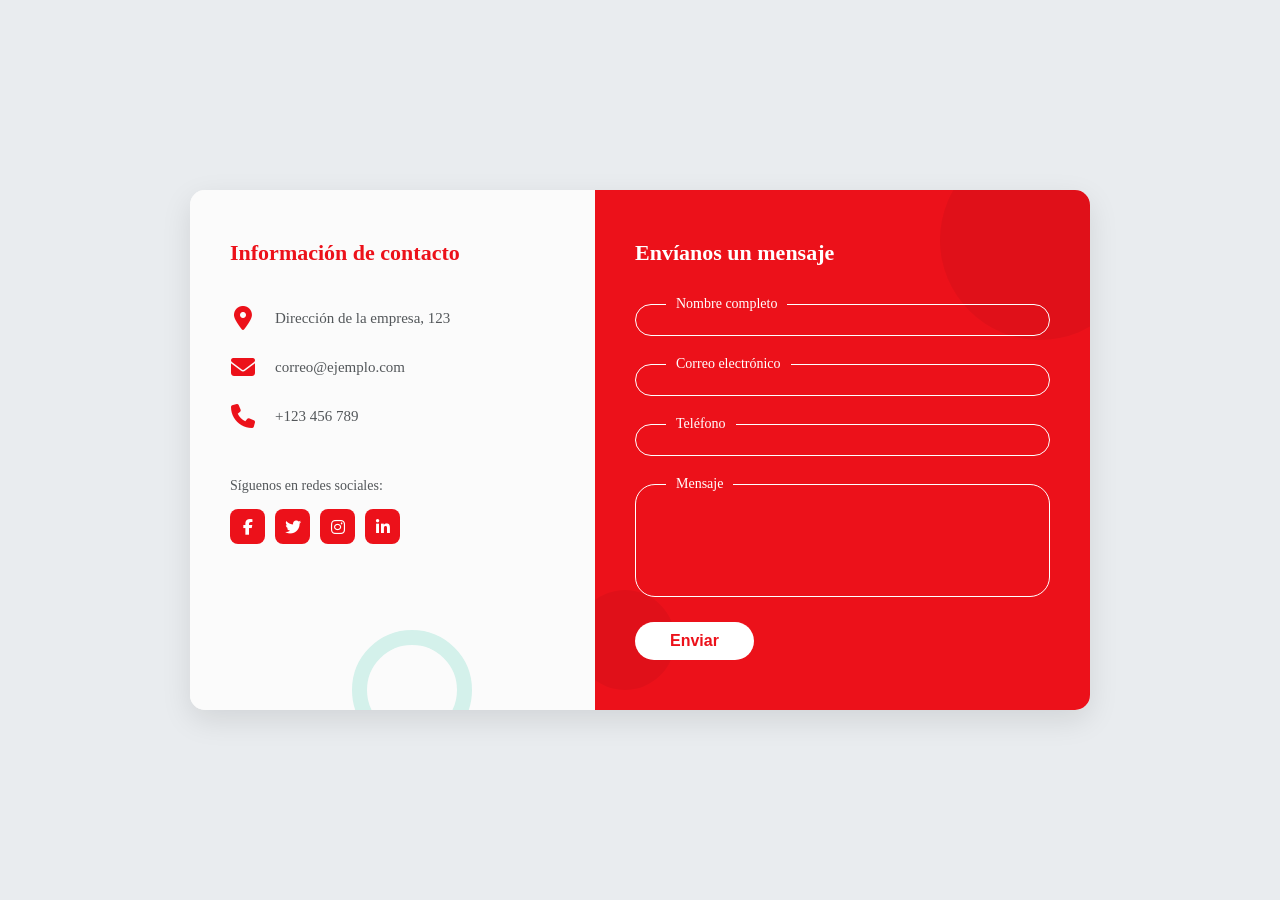
<file: contacto.html>
<!DOCTYPE html>
<html lang="es">
<head>
    <meta charset="UTF-8">
    <meta name="viewport" content="width=device-width, initial-scale=1.0">
    <title>Contacto</title>
    <link rel="stylesheet" href="css/contacto.css">
    <!-- FontAwesome para los íconos -->
    <link rel="stylesheet" href="https://cdnjs.cloudflare.com/ajax/libs/font-awesome/6.4.0/css/all.min.css">
</head>
<body>

    <div class="contact-container">
        <!-- Columna Izquierda: Información -->
        <div class="contact-info">
            <h2 class="info-title">Información de contacto</h2>
            <ul class="info-list">
                <li><i class="fas fa-map-marker-alt"></i> Dirección de la empresa, 123</li>
                <li><i class="fas fa-envelope"></i> correo@ejemplo.com</li>
                <li><i class="fas fa-phone"></i> +123 456 789</li>
            </ul>

            <div class="social-section">
                <p>Síguenos en redes sociales:</p>
                <div class="social-icons">
                    <a href="#"><i class="fab fa-facebook-f"></i></a>
                    <a href="#"><i class="fab fa-twitter"></i></a>
                    <a href="#"><i class="fab fa-instagram"></i></a>
                    <a href="#"><i class="fab fa-linkedin-in"></i></a>
                </div>
            </div>

            <div class="circle-decoration"></div>
        </div>

        <!-- Columna Derecha: Formulario -->
        <div class="contact-form">
            <h2 class="form-title">Envíanos un mensaje</h2>
            <form action="#" method="POST">
                
                <fieldset class="input-group">
                    <legend>Nombre completo</legend>
                    <input type="text" name="nombre" required>
                </fieldset>

                <fieldset class="input-group">
                    <legend>Correo electrónico</legend>
                    <input type="email" name="email" required>
                </fieldset>

                <fieldset class="input-group">
                    <legend>Teléfono</legend>
                    <input type="tel" name="telefono">
                </fieldset>

                <fieldset class="input-group textarea-group">
                    <legend>Mensaje</legend>
                    <textarea name="mensaje" required></textarea>
                </fieldset>

                <button type="submit" class="btn-send">Enviar</button>
            </form>
        </div>
    </div>

</body>
</html>
</file>
<file: css/contacto.css>
:root {
    --colorprimario: #EC111A;
    --colorsecundario: #082BA5;
    --colorterciario: #007BDF;
    --colortitulos: #282D31;
    --colorparrafos: #53575A;
    --colorsombras: #282D31;
    --colorvar: #fff;
    --colorBordes: #DFE0E0;
}

/* =========================================
   Reseteo base y fuentes
========================================= */
* {
    margin: 0;
    padding: 0;
    box-sizing: border-box;
}

body {
    background-color: #e9ecef;
    /* Fondo de la página para que resalte la tarjeta */
    min-height: 100vh;
    display: flex;
    justify-content: center;
    align-items: center;
    padding: 20px;
}

/* =========================================
   Contenedor Principal de la Tarjeta
========================================= */
.contact-container {
    display: flex;
    width: 100%;
    max-width: 900px;
    background-color: #fafafa;
    border-radius: 15px;
    box-shadow: 0 10px 30px rgba(0, 0, 0, 0.1);
    overflow: hidden;
    /* Mantiene los bordes redondeados limpios */
    position: relative;
}

/* =========================================
   Columna Izquierda: Información
========================================= */
.contact-info {
    width: 45%;
    padding: 50px 40px;
    position: relative;
    overflow: hidden;
    background-color: #fbfbfb;
}

.info-title {
    color: var(--colorprimario);
    font-size: 22px;
    margin-bottom: 40px;
}

.info-list {
    list-style: none;
    margin-bottom: 50px;
}

.info-list li {
    display: flex;
    align-items: center;
    margin-bottom: 25px;
    color: var(--colorparrafos);
    font-size: 15px;
}

.info-list i {
    color: var(--colorprimario);
    font-size: 24px;
    margin-right: 20px;
    width: 25px;
    text-align: center;
}

.social-section p {
    color: var(--colorparrafos);
    margin-bottom: 15px;
    font-size: 14px;
}

.social-icons {
    display: flex;
    gap: 10px;
}

.social-icons a {
    display: flex;
    justify-content: center;
    align-items: center;
    width: 35px;
    height: 35px;
    background-color: var(--colorprimario);
    color: #fff;
    text-decoration: none;
    border-radius: 8px;
    transition: all 0.3s ease;
}

.social-icons a i {
    color: #fff !important;
}

.social-icons a:hover {
    background-color: var(--colorsecundario);
    /* Cambiado a secundario para dar efecto visual */
    transform: translateY(-2px);
}

/* Círculo decorativo inferior izquierdo */
.circle-decoration {
    position: absolute;
    bottom: -40px;
    left: 40%;
    width: 120px;
    height: 120px;
    border: 15px solid #d4f1eb;
    border-radius: 50%;
}

/* =========================================
   Columna Derecha: Formulario
========================================= */
.contact-form {
    width: 55%;
    padding: 50px 40px;
    background-color: var(--colorprimario);
    position: relative;
    overflow: hidden;
    color: #fff;
}

/* Decoraciones de fondo circulares */
.contact-form::before,
.contact-form::after {
    content: '';
    position: absolute;
    border-radius: 50%;
    background: rgba(0, 0, 0, 0.05);
}

.contact-form::before {
    width: 200px;
    height: 200px;
    top: -50px;
    right: -50px;
}

.contact-form::after {
    width: 100px;
    height: 100px;
    bottom: 20px;
    left: -20px;
}

.form-title {
    font-size: 22px;
    margin-bottom: 30px;
    position: relative;
    z-index: 1;
}

form {
    position: relative;
    z-index: 1;
    display: flex;
    flex-direction: column;
}

/* Estilo de los campos usando Fieldset para romper la línea del borde */
.input-group {
    border: 1px solid #fff;
    border-radius: 25px;
    padding: 0 20px 5px 20px;
    margin-bottom: 20px;
}

.input-group legend {
    font-size: 14px;
    padding: 0 10px;
    margin-left: 10px;
    color: #fff;
}

.input-group input,
.input-group textarea {
    width: 100%;
    border: none;
    background: transparent;
    outline: none;
    color: #fff;
    font-size: 15px;
    font-family: inherit;
}

/* Ajuste específico para el área del mensaje */
.textarea-group {
    border-radius: 20px;
    padding-bottom: 10px;
}

.textarea-group textarea {
    resize: none;
    height: 90px;
}

/* Botón Enviar */
.btn-send {
    background-color: #fff;
    color: var(--colorprimario);
    border: none;
    border-radius: 25px;
    padding: 10px 35px;
    font-size: 16px;
    font-weight: bold;
    cursor: pointer;
    align-self: flex-start;
    /* Alinea a la izquierda */
    margin-top: 5px;
    transition: all 0.3s ease;
}

.btn-send:hover {
    background-color: #f1f1f1;
    transform: translateY(-2px);
    box-shadow: 0 5px 15px rgba(0, 0, 0, 0.2);
}

/* =========================================
   Diseño Responsivo (Móviles y Tablets)
========================================= */
@media (max-width: 768px) {
    .contact-container {
        flex-direction: column;
    }

    .contact-info,
    .contact-form {
        width: 100%;
    }

    .circle-decoration {
        display: none;
        /* Ocultar decoración en móvil para ahorrar espacio */
    }
}
</file>
